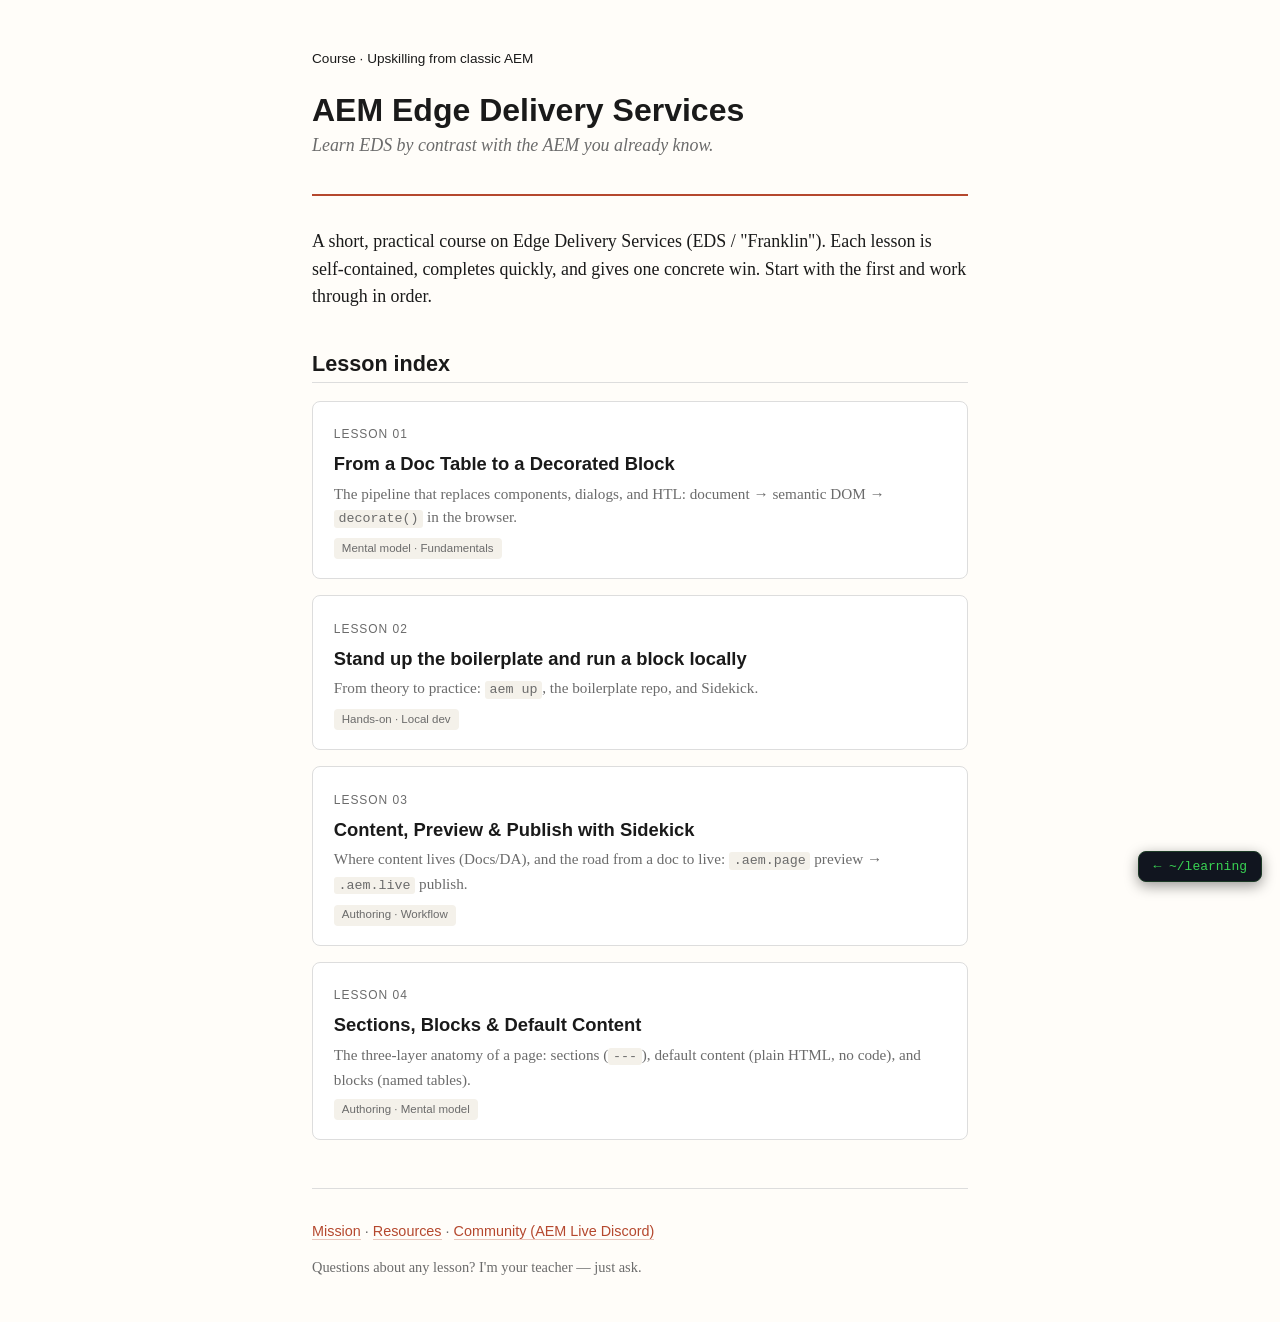
<file: index.html>
<!DOCTYPE html>
<html lang="en">
<head>
  <meta charset="utf-8">
  <meta name="viewport" content="width=device-width, initial-scale=1">
  <title>Learn AEM Edge Delivery Services</title>
  <link rel="stylesheet" href="assets/lesson.css">
  <style>
    /* ponytail: page-local layout, not worth a shared component for one landing page */
    .hero-head { border-bottom: 2px solid var(--accent); padding-bottom: 1rem; margin-bottom: 2rem; }
    .lessons { list-style: none; padding: 0; }
    .lessons li { margin: 0; }
    .card {
      display: block; border: 1px solid var(--rule); border-radius: 8px;
      padding: 1.1rem 1.3rem; margin: 1rem 0; background: #fff;
      border-bottom: 1px solid var(--rule); transition: box-shadow .15s, transform .15s;
    }
    .card:hover { box-shadow: 0 4px 14px rgba(0,0,0,.08); transform: translateY(-2px); }
    .card .num { font-family: sans-serif; font-size: .75rem; letter-spacing: .08em;
      text-transform: uppercase; color: var(--muted); }
    .card .title { font-family: sans-serif; font-weight: 600; font-size: 1.15rem;
      color: var(--ink); margin: .2rem 0; }
    .card .desc { color: var(--muted); font-size: .95rem; margin: 0; }
    .card .tag { display: inline-block; font-family: sans-serif; font-size: .72rem;
      background: var(--code-bg); color: var(--muted); padding: .1rem .5rem;
      border-radius: 4px; margin-top: .5rem; }
    .soon { opacity: .55; }
    .soon:hover { box-shadow: none; transform: none; cursor: default; }
    .links { font-family: sans-serif; font-size: .9rem; }
  </style>
</head>
<body>
  <div class="hero-head">
    <p class="nav">Course · Upskilling from classic AEM</p>
    <h1>AEM Edge Delivery Services</h1>
    <p class="subtitle">Learn EDS by contrast with the AEM you already know.</p>
  </div>

  <p>A short, practical course on Edge Delivery Services (EDS / "Franklin").
  Each lesson is self-contained, completes quickly, and gives one concrete win.
  Start with the first and work through in order.</p>

  <h2>Lesson index</h2>
  <ul class="lessons">
    <li>
      <a class="card" href="lessons/0001-doc-to-block.html">
        <span class="num">Lesson 01</span>
        <div class="title">From a Doc Table to a Decorated Block</div>
        <p class="desc">The pipeline that replaces components, dialogs, and HTL:
          document → semantic DOM → <code>decorate()</code> in the browser.</p>
        <span class="tag">Mental model · Fundamentals</span>
      </a>
    </li>
    <li>
      <a class="card" href="lessons/0002-aem-up-boilerplate.html">
        <span class="num">Lesson 02</span>
        <div class="title">Stand up the boilerplate and run a block locally</div>
        <p class="desc">From theory to practice: <code>aem up</code>, the boilerplate
          repo, and Sidekick.</p>
        <span class="tag">Hands-on · Local dev</span>
      </a>
    </li>
    <li>
      <a class="card" href="lessons/0003-preview-publish-sidekick.html">
        <span class="num">Lesson 03</span>
        <div class="title">Content, Preview &amp; Publish with Sidekick</div>
        <p class="desc">Where content lives (Docs/DA), and the road from a doc to live:
          <code>.aem.page</code> preview → <code>.aem.live</code> publish.</p>
        <span class="tag">Authoring · Workflow</span>
      </a>
    </li>
    <li>
      <a class="card" href="lessons/0004-sections-blocks-default-content.html">
        <span class="num">Lesson 04</span>
        <div class="title">Sections, Blocks &amp; Default Content</div>
        <p class="desc">The three-layer anatomy of a page: sections (<code>---</code>),
          default content (plain HTML, no code), and blocks (named tables).</p>
        <span class="tag">Authoring · Mental model</span>
      </a>
    </li>
  </ul>

  <footer>
    <p class="links">
      <a href="MISSION.md">Mission</a> ·
      <a href="RESOURCES.md">Resources</a> ·
      <a href="https://discord.gg/aem-live">Community (AEM Live Discord)</a>
    </p>
    <p>Questions about any lesson? I'm your teacher — just ask.</p>
  </footer>
<a href="https://rafaelmaldonado.github.io/learning/" title="Volver al hub de aprendizaje" style="position:fixed;bottom:18px;right:18px;z-index:9999;background:#11151f;color:#39d353;border:1px solid #1c3a26;border-radius:8px;padding:8px 14px;font:13px/1 ui-monospace,Consolas,monospace;text-decoration:none;box-shadow:0 4px 14px rgba(0,0,0,.4)">&larr; ~/learning</a>
</body>
</html>
</file>
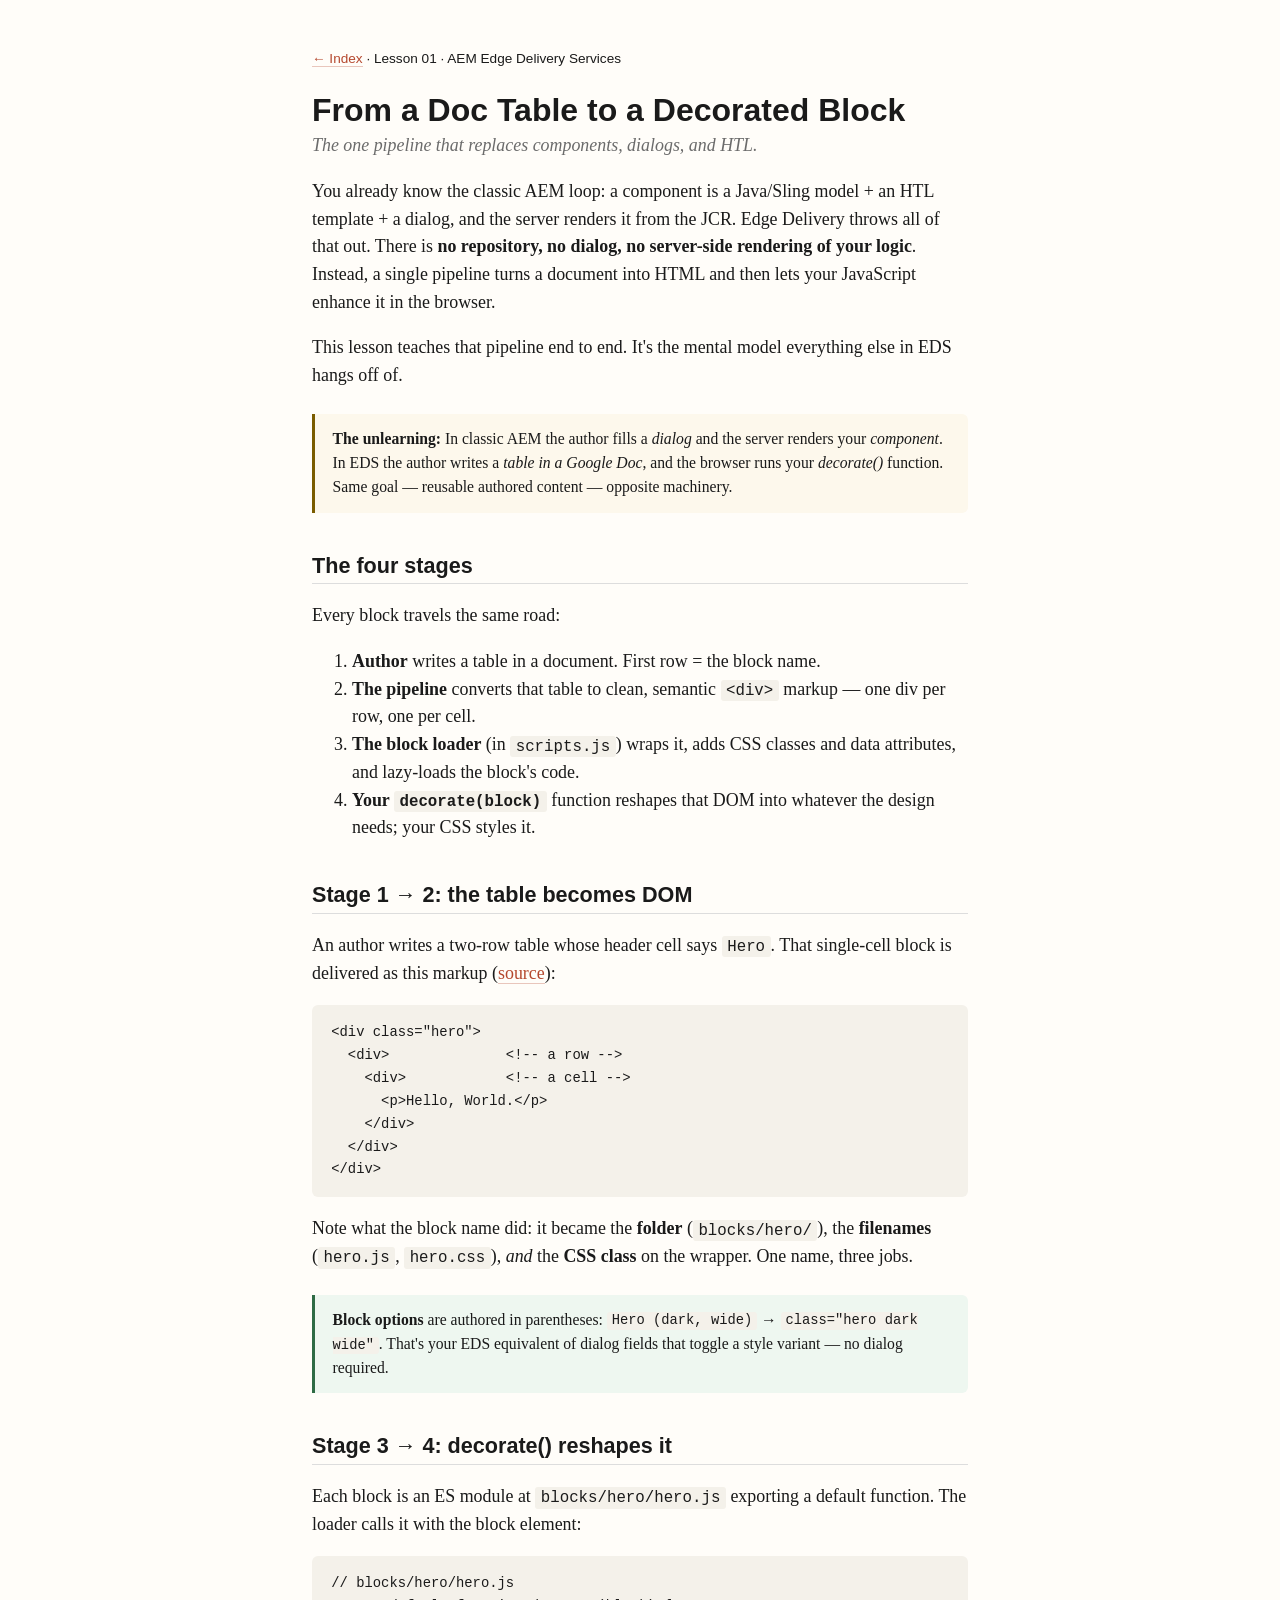
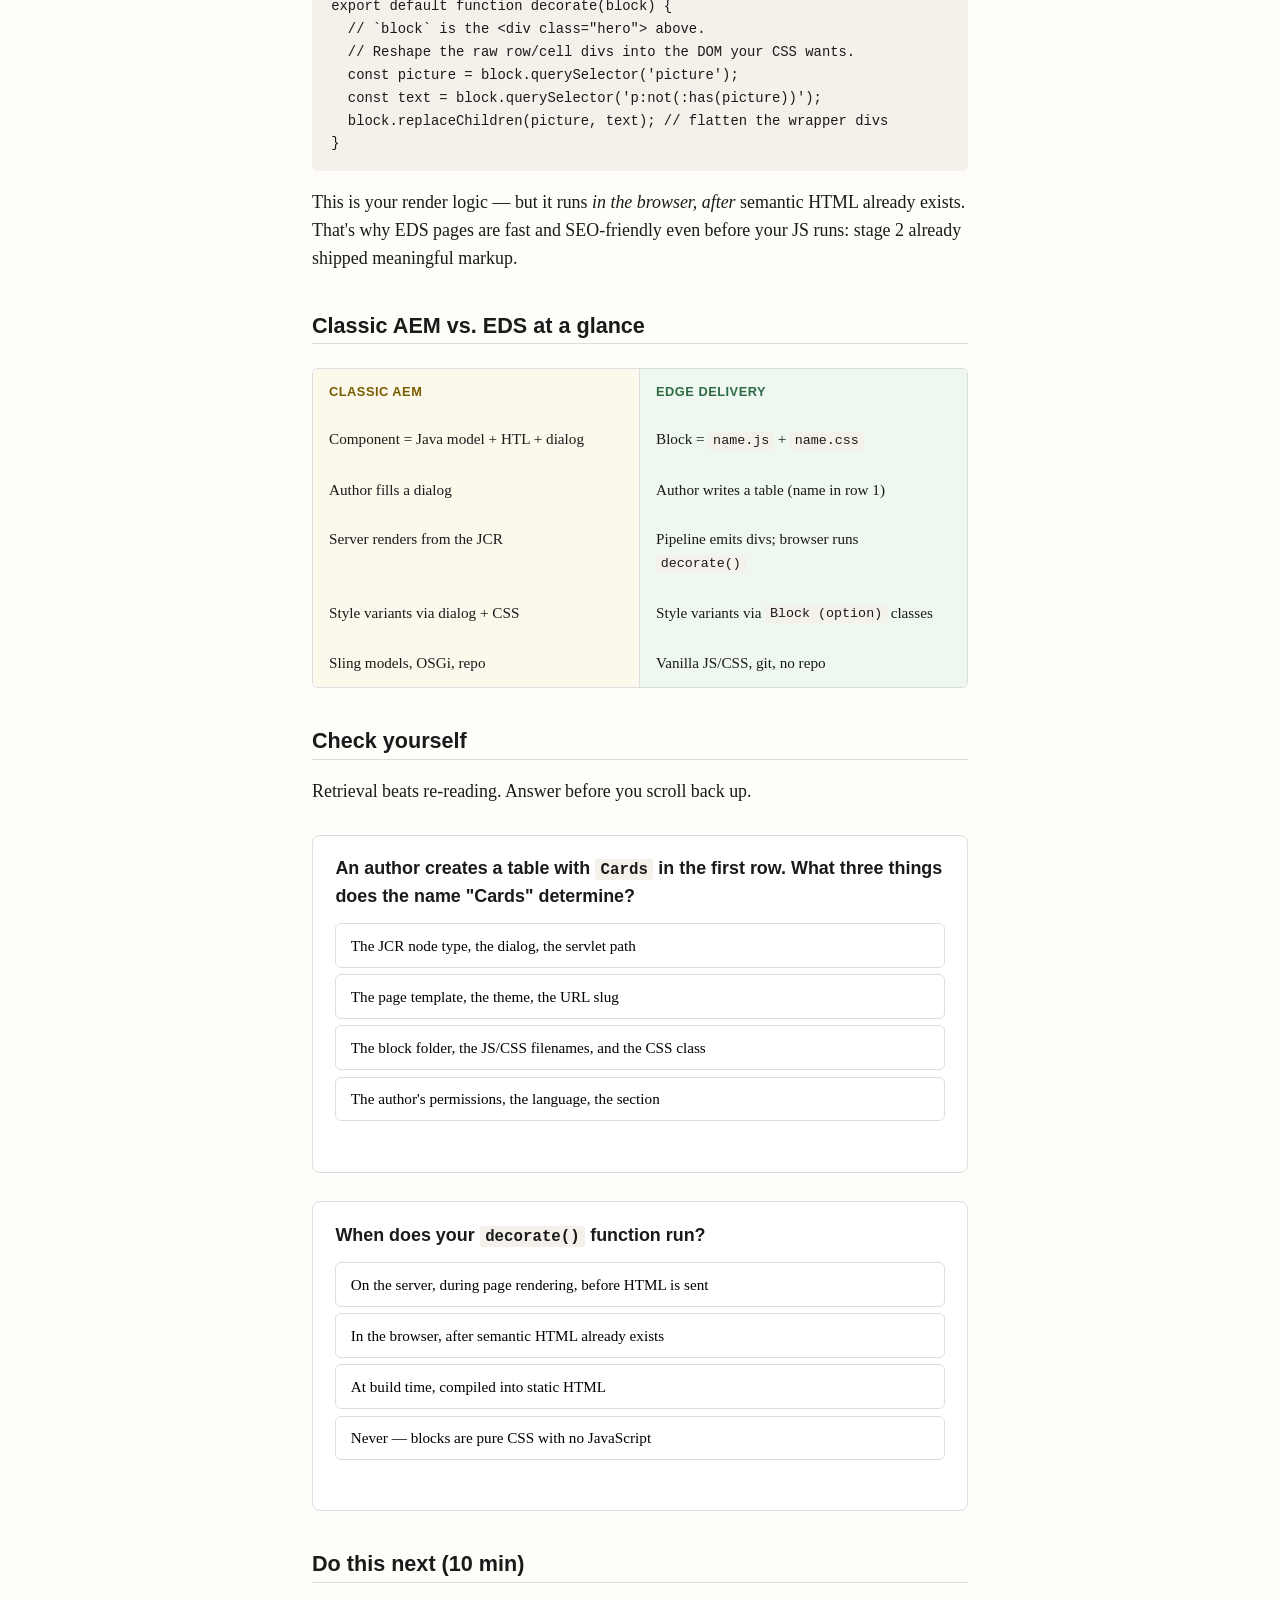
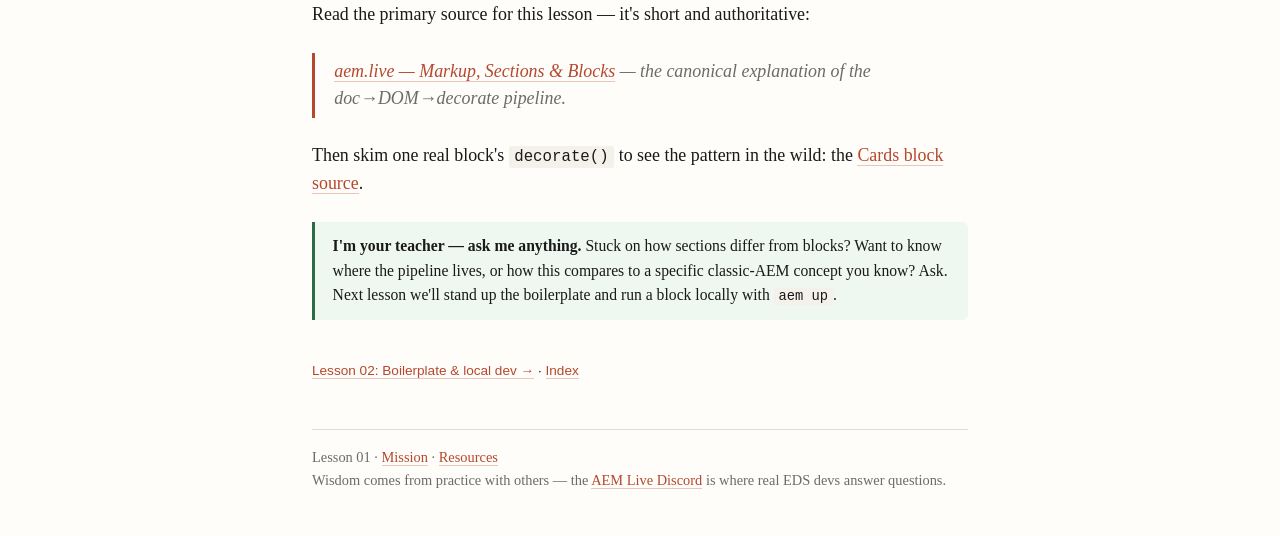
<file: lessons/0001-doc-to-block.html>
<!DOCTYPE html>
<html lang="en">
<head>
  <meta charset="utf-8">
  <meta name="viewport" content="width=device-width, initial-scale=1">
  <title>Lesson 1 — From a Doc Table to a Decorated Block</title>
  <link rel="stylesheet" href="../assets/lesson.css">
</head>
<body>
  <p class="nav"><a href="../index.html">← Index</a> · Lesson 01 · AEM Edge Delivery Services</p>
  <h1>From a Doc Table to a Decorated Block</h1>
  <p class="subtitle">The one pipeline that replaces components, dialogs, and HTL.</p>

  <p>You already know the classic AEM loop: a component is a Java/Sling model + an
  HTL template + a dialog, and the server renders it from the JCR. Edge Delivery
  throws all of that out. There is <strong>no repository, no dialog, no server-side
  rendering of your logic</strong>. Instead, a single pipeline turns a document into
  HTML and then lets your JavaScript enhance it in the browser.</p>

  <p>This lesson teaches that pipeline end to end. It's the mental model everything
  else in EDS hangs off of.</p>

  <div class="aha">
    <strong>The unlearning:</strong> In classic AEM the author fills a <em>dialog</em>
    and the server renders your <em>component</em>. In EDS the author writes a
    <em>table in a Google Doc</em>, and the browser runs your <em>decorate()</em>
    function. Same goal — reusable authored content — opposite machinery.
  </div>

  <h2>The four stages</h2>
  <p>Every block travels the same road:</p>
  <ol>
    <li><strong>Author</strong> writes a table in a document. First row = the block name.</li>
    <li><strong>The pipeline</strong> converts that table to clean, semantic
      <code>&lt;div&gt;</code> markup — one div per row, one per cell.</li>
    <li><strong>The block loader</strong> (in <code>scripts.js</code>) wraps it, adds
      CSS classes and data attributes, and lazy-loads the block's code.</li>
    <li><strong>Your <code>decorate(block)</code></strong> function reshapes that DOM
      into whatever the design needs; your CSS styles it.</li>
  </ol>

  <h2>Stage 1 → 2: the table becomes DOM</h2>
  <p>An author writes a two-row table whose header cell says <code>Hero</code>. That
  single-cell block is delivered as this markup
  (<a href="https://www.aem.live/developer/markup-sections-blocks">source</a>):</p>

<pre><code>&lt;div class="hero"&gt;
  &lt;div&gt;              &lt;!-- a row --&gt;
    &lt;div&gt;            &lt;!-- a cell --&gt;
      &lt;p&gt;Hello, World.&lt;/p&gt;
    &lt;/div&gt;
  &lt;/div&gt;
&lt;/div&gt;</code></pre>

  <p>Note what the block name did: it became the <strong>folder</strong>
  (<code>blocks/hero/</code>), the <strong>filenames</strong>
  (<code>hero.js</code>, <code>hero.css</code>), <em>and</em> the
  <strong>CSS class</strong> on the wrapper. One name, three jobs.</p>

  <div class="note">
    <strong>Block options</strong> are authored in parentheses:
    <code>Hero (dark, wide)</code> → <code>class="hero dark wide"</code>. That's your
    EDS equivalent of dialog fields that toggle a style variant — no dialog required.
  </div>

  <h2>Stage 3 → 4: decorate() reshapes it</h2>
  <p>Each block is an ES module at <code>blocks/hero/hero.js</code> exporting a default
  function. The loader calls it with the block element:</p>

<pre><code>// blocks/hero/hero.js
export default function decorate(block) {
  // `block` is the &lt;div class="hero"&gt; above.
  // Reshape the raw row/cell divs into the DOM your CSS wants.
  const picture = block.querySelector('picture');
  const text = block.querySelector('p:not(:has(picture))');
  block.replaceChildren(picture, text); // flatten the wrapper divs
}</code></pre>

  <p>This is your render logic — but it runs <em>in the browser, after</em> semantic
  HTML already exists. That's why EDS pages are fast and SEO-friendly even before your
  JS runs: stage 2 already shipped meaningful markup.</p>

  <h2>Classic AEM vs. EDS at a glance</h2>
  <div class="contrast">
    <div class="old head">Classic AEM</div>
    <div class="new head">Edge Delivery</div>
    <div class="old">Component = Java model + HTL + dialog</div>
    <div class="new">Block = <code>name.js</code> + <code>name.css</code></div>
    <div class="old">Author fills a dialog</div>
    <div class="new">Author writes a table (name in row 1)</div>
    <div class="old">Server renders from the JCR</div>
    <div class="new">Pipeline emits divs; browser runs <code>decorate()</code></div>
    <div class="old">Style variants via dialog + CSS</div>
    <div class="new">Style variants via <code>Block (option)</code> classes</div>
    <div class="old">Sling models, OSGi, repo</div>
    <div class="new">Vanilla JS/CSS, git, no repo</div>
  </div>

  <h2>Check yourself</h2>
  <p>Retrieval beats re-reading. Answer before you scroll back up.</p>

  <div class="quiz" data-answer="2">
    <div class="q">An author creates a table with <code>Cards</code> in the first row.
      What three things does the name "Cards" determine?</div>
    <button class="opt">The JCR node type, the dialog, the servlet path</button>
    <button class="opt">The page template, the theme, the URL slug</button>
    <button class="opt">The block folder, the JS/CSS filenames, and the CSS class</button>
    <button class="opt">The author's permissions, the language, the section</button>
    <div class="feedback"
      data-correct="Exactly — one name, three jobs. That's the naming convention that wires a block together."
      data-wrong="Re-read 'Stage 1 → 2'. The block name maps to folder, filenames, and the wrapper CSS class."></div>
  </div>

  <div class="quiz" data-answer="1">
    <div class="q">When does your <code>decorate()</code> function run?</div>
    <button class="opt">On the server, during page rendering, before HTML is sent</button>
    <button class="opt">In the browser, after semantic HTML already exists</button>
    <button class="opt">At build time, compiled into static HTML</button>
    <button class="opt">Never — blocks are pure CSS with no JavaScript</button>
    <div class="feedback"
      data-correct="Right. Stage 2 ships semantic markup; your JS enhances it client-side. That split is why EDS is fast and SEO-friendly."
      data-wrong="Re-read 'Stage 3 → 4'. decorate() runs client-side, after the pipeline has already delivered semantic divs."></div>
  </div>

  <h2>Do this next (10 min)</h2>
  <p>Read the primary source for this lesson — it's short and authoritative:</p>
  <blockquote>
    <a href="https://www.aem.live/developer/markup-sections-blocks">aem.live — Markup, Sections &amp; Blocks</a>
    — the canonical explanation of the doc→DOM→decorate pipeline.
  </blockquote>
  <p>Then skim one real block's <code>decorate()</code> to see the pattern in the wild:
  the <a href="https://github.com/adobe/aem-block-collection/tree/main/blocks/cards">Cards block source</a>.</p>

  <div class="note">
    <strong>I'm your teacher — ask me anything.</strong> Stuck on how sections differ
    from blocks? Want to know where the pipeline lives, or how this compares to a
    specific classic-AEM concept you know? Ask. Next lesson we'll stand up the
    boilerplate and run a block locally with <code>aem up</code>.
  </div>

  <p class="nav" style="margin-top:2.5rem">
    <a href="0002-aem-up-boilerplate.html">Lesson 02: Boilerplate &amp; local dev →</a>
    · <a href="../index.html">Index</a>
  </p>

  <footer>
    Lesson 01 · <a href="../MISSION.md">Mission</a> ·
    <a href="../RESOURCES.md">Resources</a><br>
    Wisdom comes from practice with others — the
    <a href="https://discord.gg/aem-live">AEM Live Discord</a> is where real EDS
    devs answer questions.
  </footer>
  <script src="../assets/quiz.js"></script>
</body>
</html>
</file>
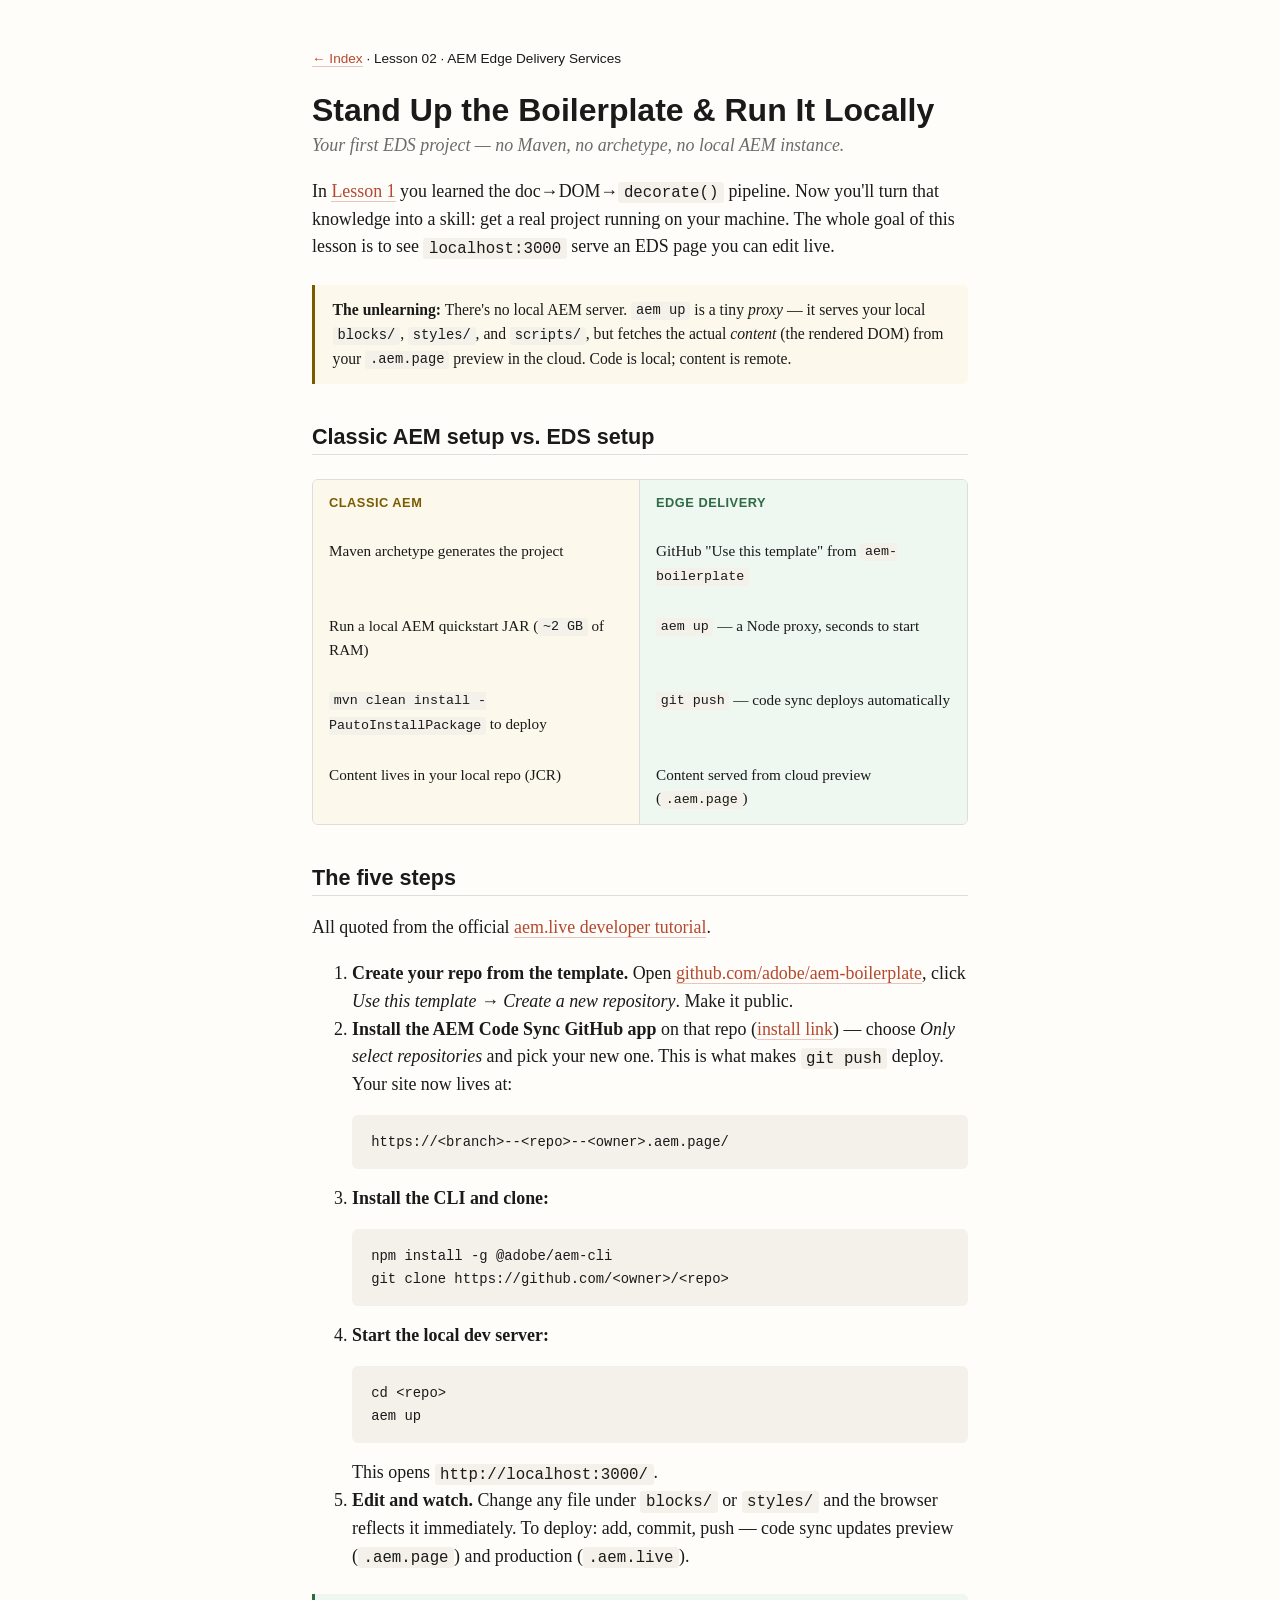
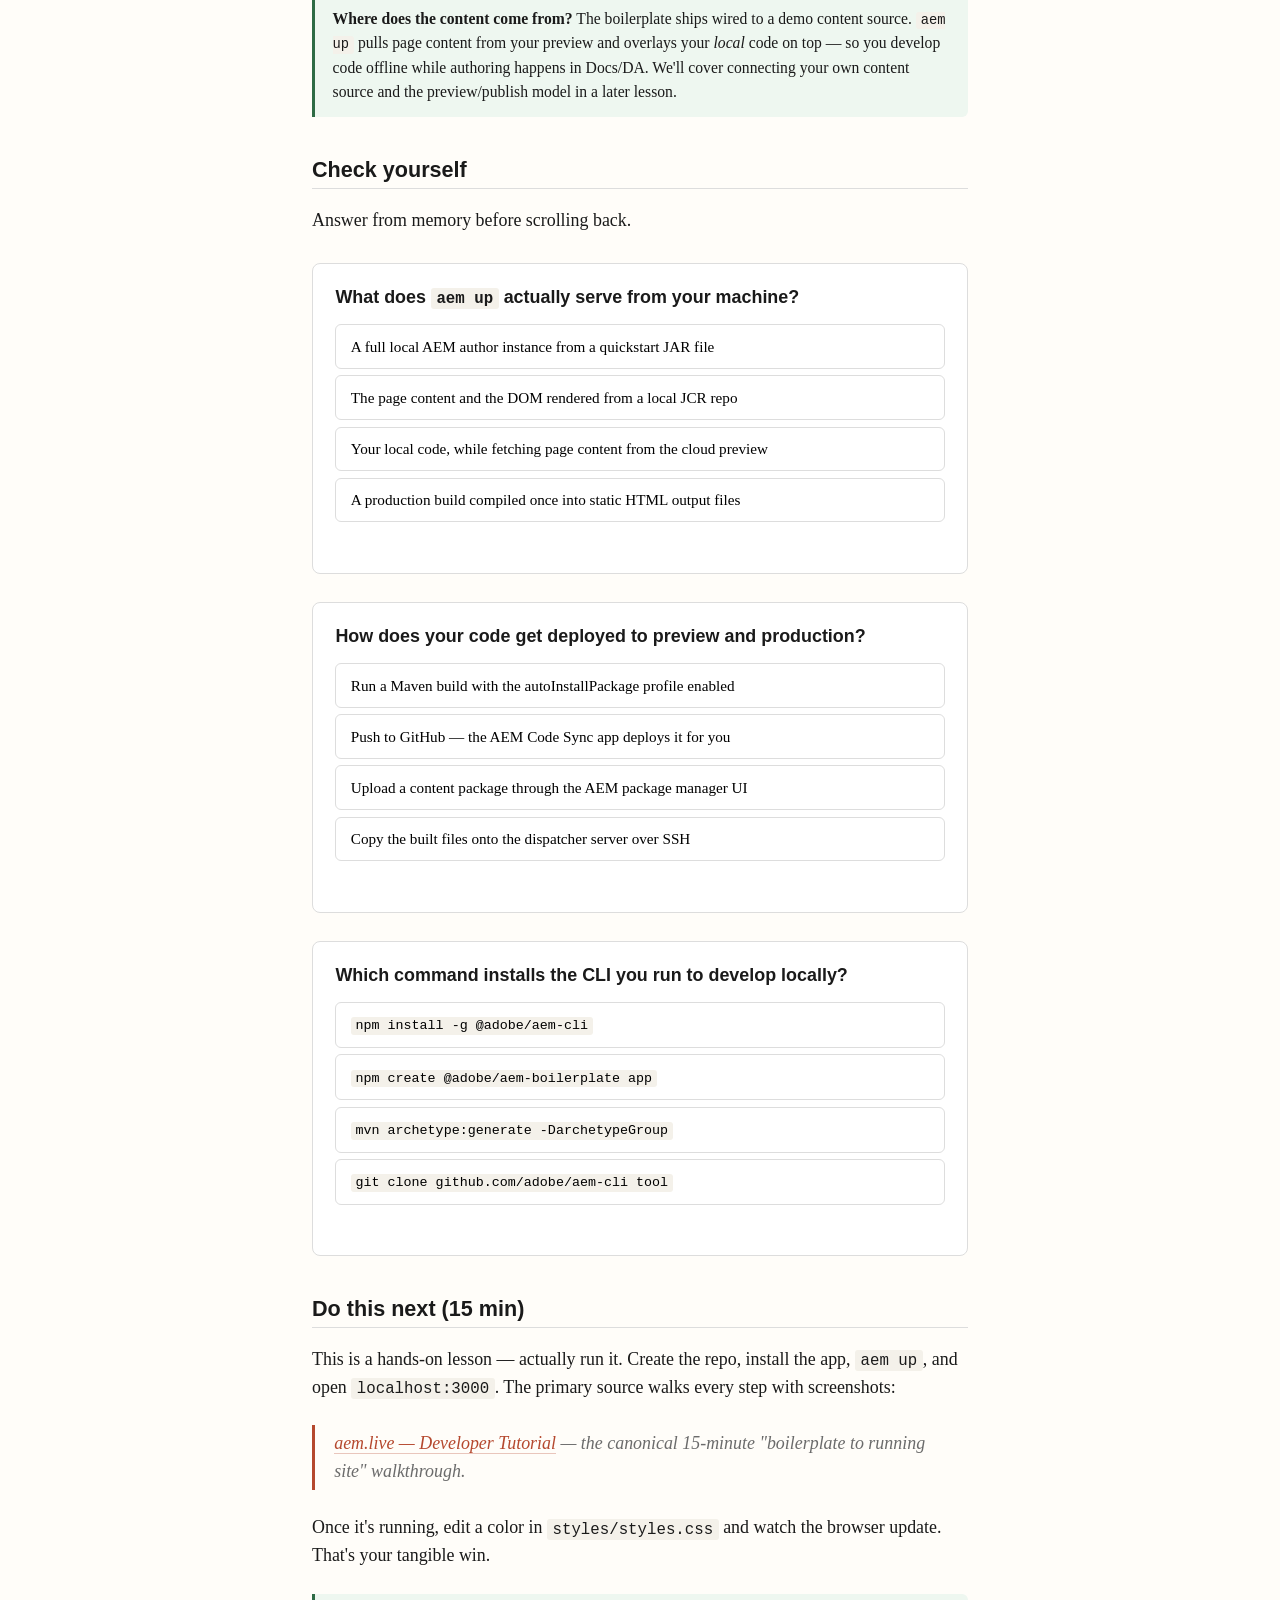
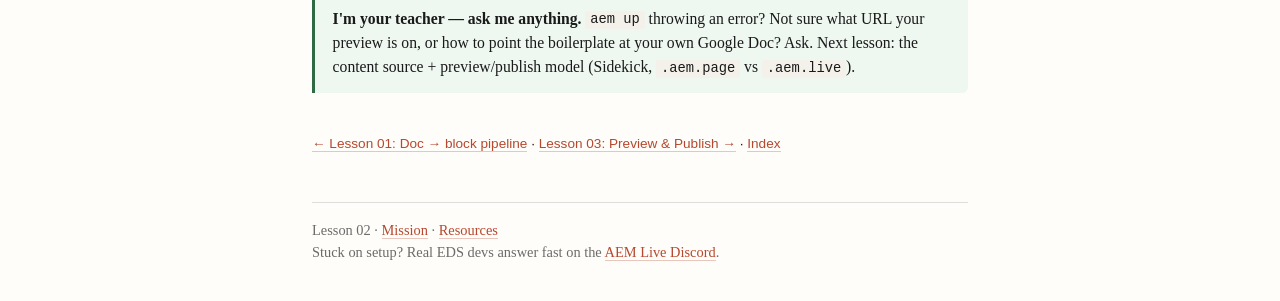
<file: lessons/0002-aem-up-boilerplate.html>
<!DOCTYPE html>
<html lang="en">
<head>
  <meta charset="utf-8">
  <meta name="viewport" content="width=device-width, initial-scale=1">
  <title>Lesson 2 — Stand Up the Boilerplate & Run It Locally</title>
  <link rel="stylesheet" href="../assets/lesson.css">
</head>
<body>
  <p class="nav"><a href="../index.html">← Index</a> · Lesson 02 · AEM Edge Delivery Services</p>
  <h1>Stand Up the Boilerplate &amp; Run It Locally</h1>
  <p class="subtitle">Your first EDS project — no Maven, no archetype, no local AEM instance.</p>

  <p>In <a href="0001-doc-to-block.html">Lesson 1</a> you learned the doc→DOM→<code>decorate()</code>
  pipeline. Now you'll turn that knowledge into a skill: get a real project running on
  your machine. The whole goal of this lesson is to see <code>localhost:3000</code>
  serve an EDS page you can edit live.</p>

  <div class="aha">
    <strong>The unlearning:</strong> There's no local AEM server. <code>aem up</code>
    is a tiny <em>proxy</em> — it serves your local <code>blocks/</code>, <code>styles/</code>,
    and <code>scripts/</code>, but fetches the actual <em>content</em> (the rendered DOM)
    from your <code>.aem.page</code> preview in the cloud. Code is local; content is remote.
  </div>

  <h2>Classic AEM setup vs. EDS setup</h2>
  <div class="contrast">
    <div class="old head">Classic AEM</div>
    <div class="new head">Edge Delivery</div>
    <div class="old">Maven archetype generates the project</div>
    <div class="new">GitHub "Use this template" from <code>aem-boilerplate</code></div>
    <div class="old">Run a local AEM quickstart JAR (<code>~2 GB</code> of RAM)</div>
    <div class="new"><code>aem up</code> — a Node proxy, seconds to start</div>
    <div class="old"><code>mvn clean install -PautoInstallPackage</code> to deploy</div>
    <div class="new"><code>git push</code> — code sync deploys automatically</div>
    <div class="old">Content lives in your local repo (JCR)</div>
    <div class="new">Content served from cloud preview (<code>.aem.page</code>)</div>
  </div>

  <h2>The five steps</h2>
  <p>All quoted from the official
  <a href="https://www.aem.live/developer/tutorial">aem.live developer tutorial</a>.</p>

  <ol>
    <li><strong>Create your repo from the template.</strong> Open
      <a href="https://github.com/adobe/aem-boilerplate">github.com/adobe/aem-boilerplate</a>,
      click <em>Use this template → Create a new repository</em>. Make it public.</li>

    <li><strong>Install the AEM Code Sync GitHub app</strong> on that repo
      (<a href="https://github.com/apps/aem-code-sync/installations/new">install link</a>) —
      choose <em>Only select repositories</em> and pick your new one. This is what makes
      <code>git push</code> deploy. Your site now lives at:
<pre><code>https://&lt;branch&gt;--&lt;repo&gt;--&lt;owner&gt;.aem.page/</code></pre></li>

    <li><strong>Install the CLI and clone:</strong>
<pre><code>npm install -g @adobe/aem-cli
git clone https://github.com/&lt;owner&gt;/&lt;repo&gt;</code></pre></li>

    <li><strong>Start the local dev server:</strong>
<pre><code>cd &lt;repo&gt;
aem up</code></pre>
      This opens <code>http://localhost:3000/</code>.</li>

    <li><strong>Edit and watch.</strong> Change any file under <code>blocks/</code> or
      <code>styles/</code> and the browser reflects it immediately. To deploy: add,
      commit, push — code sync updates preview (<code>.aem.page</code>) and production
      (<code>.aem.live</code>).</li>
  </ol>

  <div class="note">
    <strong>Where does the content come from?</strong> The boilerplate ships wired to a
    demo content source. <code>aem up</code> pulls page content from your preview and
    overlays your <em>local</em> code on top — so you develop code offline while authoring
    happens in Docs/DA. We'll cover connecting your own content source and the
    preview/publish model in a later lesson.
  </div>

  <h2>Check yourself</h2>
  <p>Answer from memory before scrolling back.</p>

  <div class="quiz" data-answer="2">
    <div class="q">What does <code>aem up</code> actually serve from your machine?</div>
    <button class="opt">A full local AEM author instance from a quickstart JAR file</button>
    <button class="opt">The page content and the DOM rendered from a local JCR repo</button>
    <button class="opt">Your local code, while fetching page content from the cloud preview</button>
    <button class="opt">A production build compiled once into static HTML output files</button>
    <div class="feedback"
      data-correct="Right — it's a proxy: local code (blocks/styles/scripts) over remote content from .aem.page."
      data-wrong="Re-read the 'unlearning' box. aem up serves local code but fetches content from your .aem.page preview."></div>
  </div>

  <div class="quiz" data-answer="1">
    <div class="q">How does your code get deployed to preview and production?</div>
    <button class="opt">Run a Maven build with the autoInstallPackage profile enabled</button>
    <button class="opt">Push to GitHub — the AEM Code Sync app deploys it for you</button>
    <button class="opt">Upload a content package through the AEM package manager UI</button>
    <button class="opt">Copy the built files onto the dispatcher server over SSH</button>
    <div class="feedback"
      data-correct="Exactly — the Code Sync app watches your repo; git push is the deploy step."
      data-wrong="Re-read step 2 and step 5. The Code Sync GitHub app turns git push into a deploy."></div>
  </div>

  <div class="quiz" data-answer="0">
    <div class="q">Which command installs the CLI you run to develop locally?</div>
    <button class="opt"><code>npm install -g @adobe/aem-cli</code></button>
    <button class="opt"><code>npm create @adobe/aem-boilerplate app</code></button>
    <button class="opt"><code>mvn archetype:generate -DarchetypeGroup</code></button>
    <button class="opt"><code>git clone github.com/adobe/aem-cli tool</code></button>
    <div class="feedback"
      data-correct="Correct — one global npm install, then aem up inside the repo."
      data-wrong="Re-read step 3. The CLI is a global npm package: npm install -g @adobe/aem-cli."></div>
  </div>

  <h2>Do this next (15 min)</h2>
  <p>This is a hands-on lesson — actually run it. Create the repo, install the app,
  <code>aem up</code>, and open <code>localhost:3000</code>. The primary source walks
  every step with screenshots:</p>
  <blockquote>
    <a href="https://www.aem.live/developer/tutorial">aem.live — Developer Tutorial</a>
    — the canonical 15-minute "boilerplate to running site" walkthrough.
  </blockquote>
  <p>Once it's running, edit a color in <code>styles/styles.css</code> and watch the
  browser update. That's your tangible win.</p>

  <div class="note">
    <strong>I'm your teacher — ask me anything.</strong> <code>aem up</code> throwing an
    error? Not sure what URL your preview is on, or how to point the boilerplate at your
    own Google Doc? Ask. Next lesson: the content source + preview/publish model
    (Sidekick, <code>.aem.page</code> vs <code>.aem.live</code>).
  </div>

  <p class="nav" style="margin-top:2.5rem">
    <a href="0001-doc-to-block.html">← Lesson 01: Doc → block pipeline</a>
    · <a href="0003-preview-publish-sidekick.html">Lesson 03: Preview &amp; Publish →</a>
    · <a href="../index.html">Index</a>
  </p>

  <footer>
    Lesson 02 · <a href="../MISSION.md">Mission</a> ·
    <a href="../RESOURCES.md">Resources</a><br>
    Stuck on setup? Real EDS devs answer fast on the
    <a href="https://discord.gg/aem-live">AEM Live Discord</a>.
  </footer>
  <script src="../assets/quiz.js"></script>
</body>
</html>
</file>
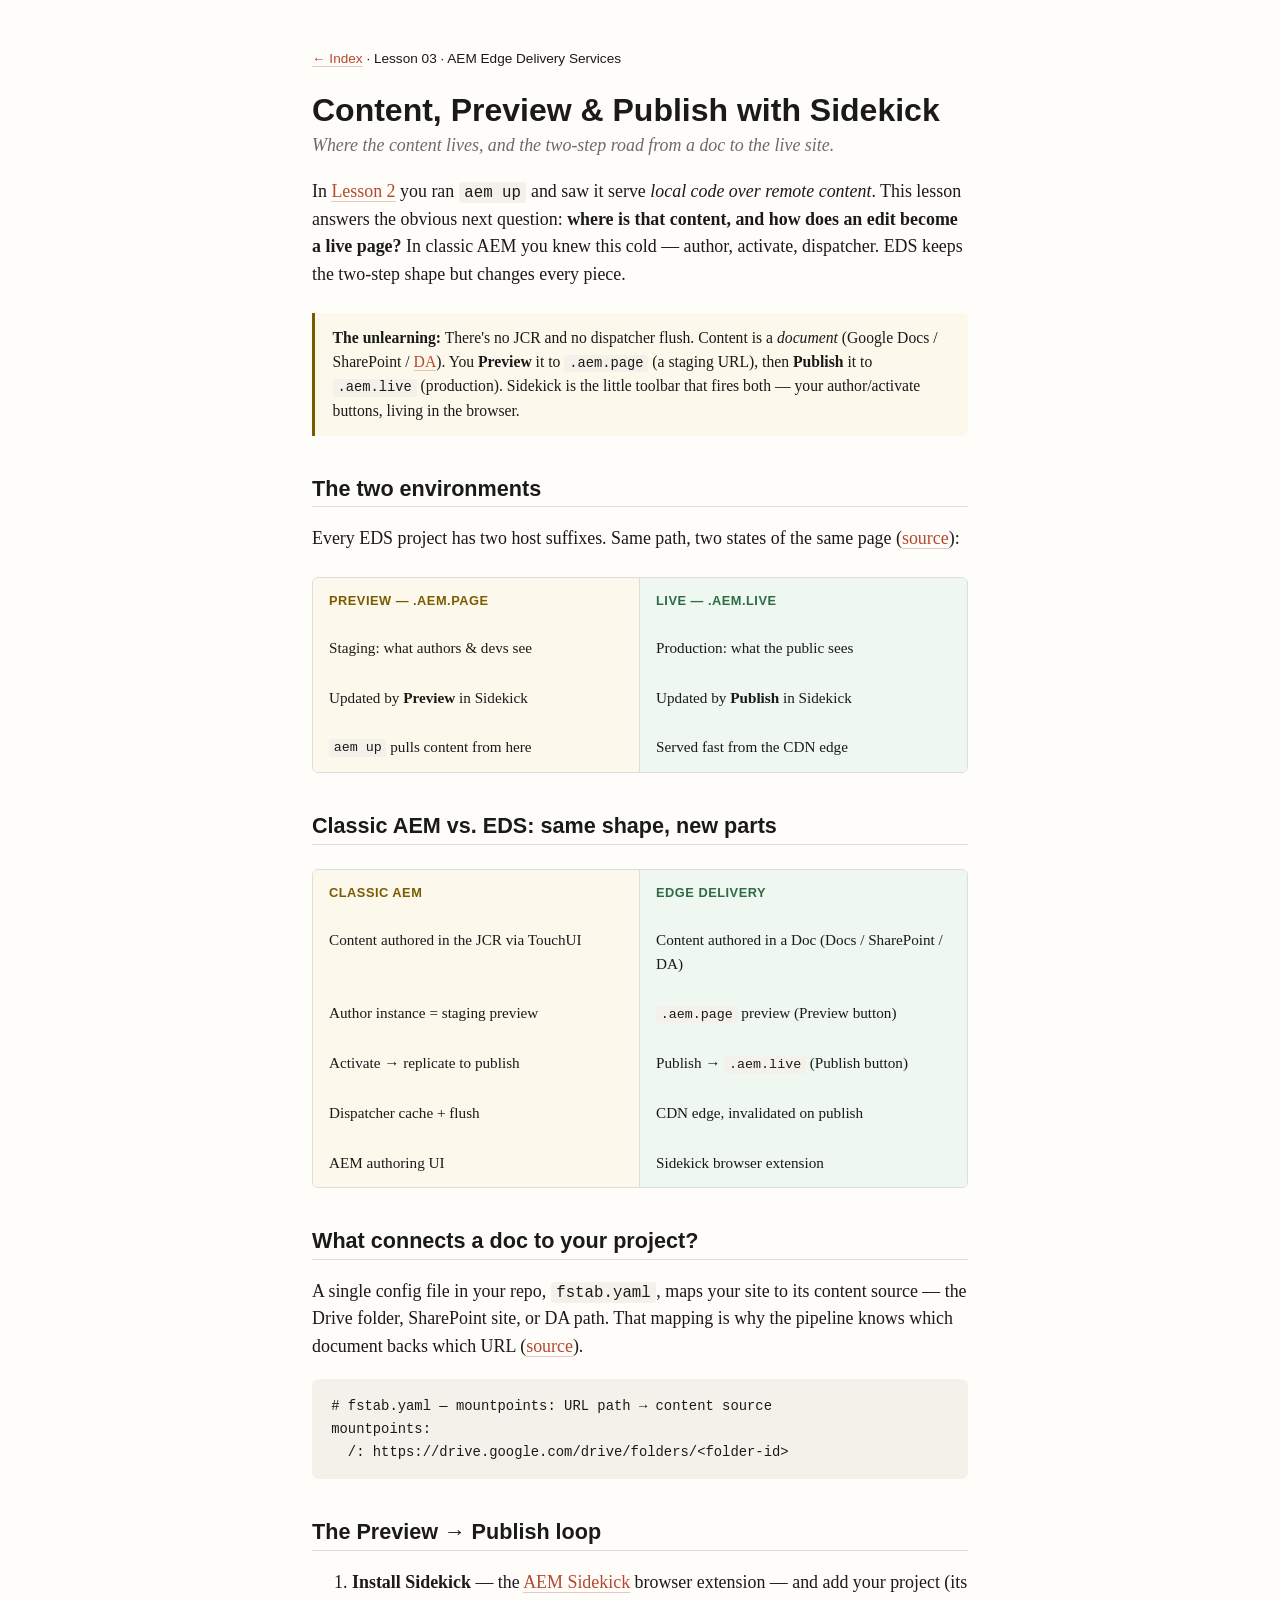
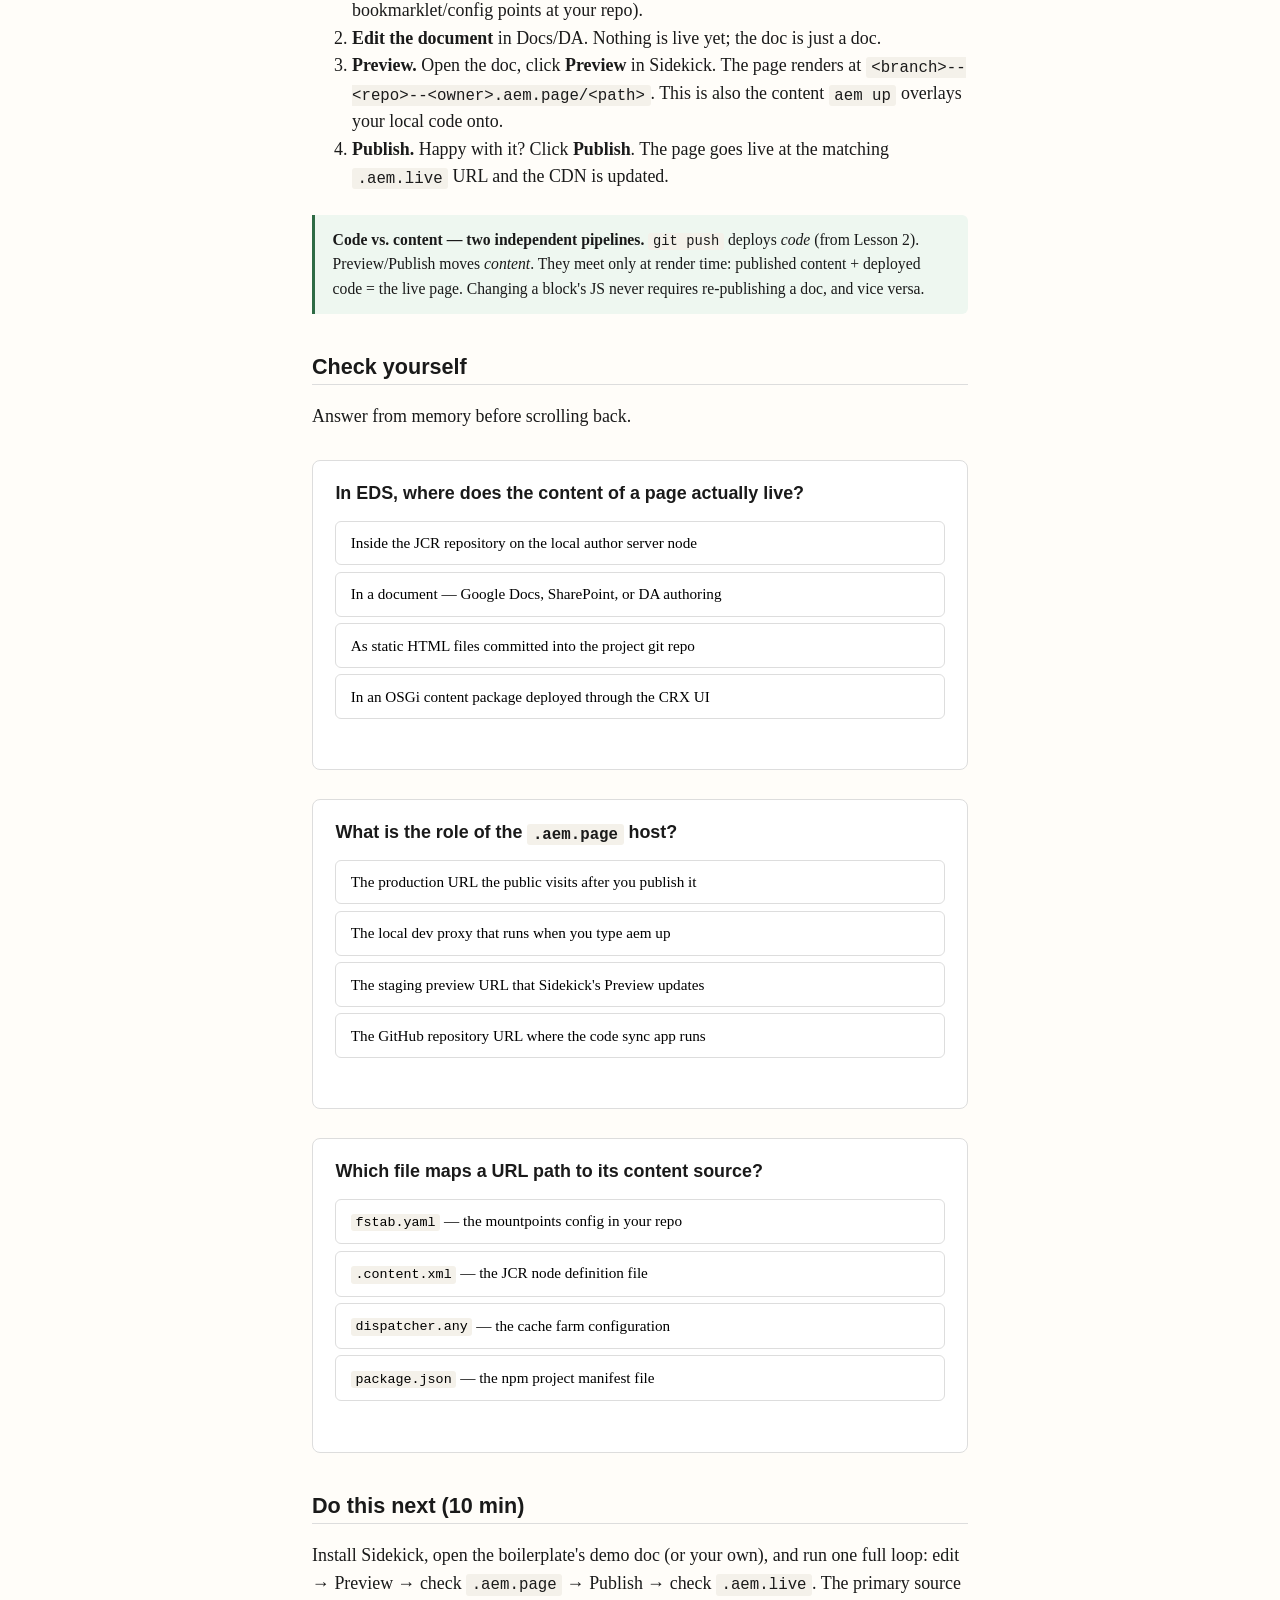
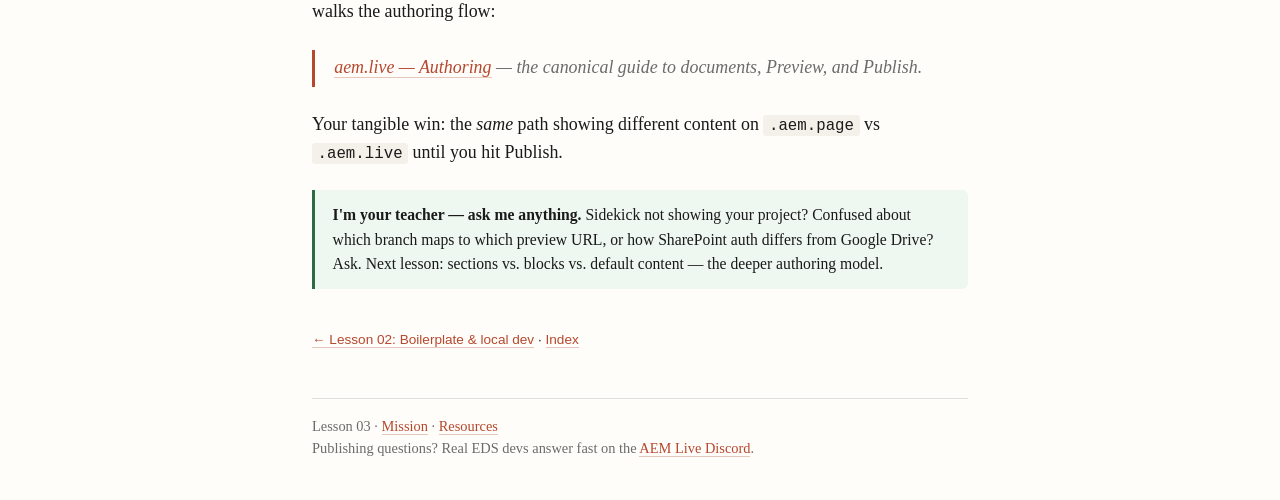
<file: lessons/0003-preview-publish-sidekick.html>
<!DOCTYPE html>
<html lang="en">
<head>
  <meta charset="utf-8">
  <meta name="viewport" content="width=device-width, initial-scale=1">
  <title>Lesson 3 — Content, Preview &amp; Publish with Sidekick</title>
  <link rel="stylesheet" href="../assets/lesson.css">
</head>
<body>
  <p class="nav"><a href="../index.html">← Index</a> · Lesson 03 · AEM Edge Delivery Services</p>
  <h1>Content, Preview &amp; Publish with Sidekick</h1>
  <p class="subtitle">Where the content lives, and the two-step road from a doc to the live site.</p>

  <p>In <a href="0002-aem-up-boilerplate.html">Lesson 2</a> you ran <code>aem up</code> and saw
  it serve <em>local code over remote content</em>. This lesson answers the obvious next
  question: <strong>where is that content, and how does an edit become a live page?</strong>
  In classic AEM you knew this cold — author, activate, dispatcher. EDS keeps the two-step
  shape but changes every piece.</p>

  <div class="aha">
    <strong>The unlearning:</strong> There's no JCR and no dispatcher flush. Content is a
    <em>document</em> (Google Docs / SharePoint / <a href="https://da.live">DA</a>). You
    <strong>Preview</strong> it to <code>.aem.page</code> (a staging URL), then
    <strong>Publish</strong> it to <code>.aem.live</code> (production). Sidekick is the
    little toolbar that fires both — your author/activate buttons, living in the browser.
  </div>

  <h2>The two environments</h2>
  <p>Every EDS project has two host suffixes. Same path, two states of the same page
  (<a href="https://www.aem.live/docs/authoring">source</a>):</p>
  <div class="contrast">
    <div class="old head">Preview — .aem.page</div>
    <div class="new head">Live — .aem.live</div>
    <div class="old">Staging: what authors &amp; devs see</div>
    <div class="new">Production: what the public sees</div>
    <div class="old">Updated by <strong>Preview</strong> in Sidekick</div>
    <div class="new">Updated by <strong>Publish</strong> in Sidekick</div>
    <div class="old"><code>aem up</code> pulls content from here</div>
    <div class="new">Served fast from the CDN edge</div>
  </div>

  <h2>Classic AEM vs. EDS: same shape, new parts</h2>
  <div class="contrast">
    <div class="old head">Classic AEM</div>
    <div class="new head">Edge Delivery</div>
    <div class="old">Content authored in the JCR via TouchUI</div>
    <div class="new">Content authored in a Doc (Docs / SharePoint / DA)</div>
    <div class="old">Author instance = staging preview</div>
    <div class="new"><code>.aem.page</code> preview (Preview button)</div>
    <div class="old">Activate → replicate to publish</div>
    <div class="new">Publish → <code>.aem.live</code> (Publish button)</div>
    <div class="old">Dispatcher cache + flush</div>
    <div class="new">CDN edge, invalidated on publish</div>
    <div class="old">AEM authoring UI</div>
    <div class="new">Sidekick browser extension</div>
  </div>

  <h2>What connects a doc to your project?</h2>
  <p>A single config file in your repo, <code>fstab.yaml</code>, maps your site to its
  content source — the Drive folder, SharePoint site, or DA path. That mapping is why
  the pipeline knows which document backs which URL
  (<a href="https://www.aem.live/developer/tutorial">source</a>).</p>
<pre><code># fstab.yaml — mountpoints: URL path → content source
mountpoints:
  /: https://drive.google.com/drive/folders/&lt;folder-id&gt;</code></pre>

  <h2>The Preview → Publish loop</h2>
  <ol>
    <li><strong>Install Sidekick</strong> — the
      <a href="https://www.aem.live/tools/sidekick/">AEM Sidekick</a> browser extension —
      and add your project (its bookmarklet/config points at your repo).</li>
    <li><strong>Edit the document</strong> in Docs/DA. Nothing is live yet; the doc is
      just a doc.</li>
    <li><strong>Preview.</strong> Open the doc, click <strong>Preview</strong> in Sidekick.
      The page renders at <code>&lt;branch&gt;--&lt;repo&gt;--&lt;owner&gt;.aem.page/&lt;path&gt;</code>.
      This is also the content <code>aem up</code> overlays your local code onto.</li>
    <li><strong>Publish.</strong> Happy with it? Click <strong>Publish</strong>. The page
      goes live at the matching <code>.aem.live</code> URL and the CDN is updated.</li>
  </ol>

  <div class="note">
    <strong>Code vs. content — two independent pipelines.</strong> <code>git push</code>
    deploys <em>code</em> (from Lesson 2). Preview/Publish moves <em>content</em>. They
    meet only at render time: published content + deployed code = the live page. Changing
    a block's JS never requires re-publishing a doc, and vice versa.
  </div>

  <h2>Check yourself</h2>
  <p>Answer from memory before scrolling back.</p>

  <div class="quiz" data-answer="1">
    <div class="q">In EDS, where does the content of a page actually live?</div>
    <button class="opt">Inside the JCR repository on the local author server node</button>
    <button class="opt">In a document — Google Docs, SharePoint, or DA authoring</button>
    <button class="opt">As static HTML files committed into the project git repo</button>
    <button class="opt">In an OSGi content package deployed through the CRX UI</button>
    <div class="feedback"
      data-correct="Right — content is a document. fstab.yaml maps that source to your site's URLs."
      data-wrong="Re-read the 'unlearning' box. Content is a doc (Docs/SharePoint/DA), not the JCR."></div>
  </div>

  <div class="quiz" data-answer="2">
    <div class="q">What is the role of the <code>.aem.page</code> host?</div>
    <button class="opt">The production URL the public visits after you publish it</button>
    <button class="opt">The local dev proxy that runs when you type aem up</button>
    <button class="opt">The staging preview URL that Sidekick's Preview updates</button>
    <button class="opt">The GitHub repository URL where the code sync app runs</button>
    <div class="feedback"
      data-correct="Exactly — .aem.page is preview/staging; .aem.live is production. Preview and Publish are the two Sidekick buttons."
      data-wrong="Re-read 'The two environments'. .aem.page is the preview/staging host; .aem.live is production."></div>
  </div>

  <div class="quiz" data-answer="0">
    <div class="q">Which file maps a URL path to its content source?</div>
    <button class="opt"><code>fstab.yaml</code> — the mountpoints config in your repo</button>
    <button class="opt"><code>.content.xml</code> — the JCR node definition file</button>
    <button class="opt"><code>dispatcher.any</code> — the cache farm configuration</button>
    <button class="opt"><code>package.json</code> — the npm project manifest file</button>
    <div class="feedback"
      data-correct="Correct — fstab.yaml mountpoints tie each path to its Drive/SharePoint/DA source."
      data-wrong="Re-read 'What connects a doc to your project?'. It's fstab.yaml and its mountpoints."></div>
  </div>

  <h2>Do this next (10 min)</h2>
  <p>Install Sidekick, open the boilerplate's demo doc (or your own), and run one full
  loop: edit → Preview → check <code>.aem.page</code> → Publish → check <code>.aem.live</code>.
  The primary source walks the authoring flow:</p>
  <blockquote>
    <a href="https://www.aem.live/docs/authoring">aem.live — Authoring</a>
    — the canonical guide to documents, Preview, and Publish.
  </blockquote>
  <p>Your tangible win: the <em>same</em> path showing different content on
  <code>.aem.page</code> vs <code>.aem.live</code> until you hit Publish.</p>

  <div class="note">
    <strong>I'm your teacher — ask me anything.</strong> Sidekick not showing your project?
    Confused about which branch maps to which preview URL, or how SharePoint auth differs
    from Google Drive? Ask. Next lesson: sections vs. blocks vs. default content — the
    deeper authoring model.
  </div>

  <p class="nav" style="margin-top:2.5rem">
    <a href="0002-aem-up-boilerplate.html">← Lesson 02: Boilerplate &amp; local dev</a>
    · <a href="../index.html">Index</a>
  </p>

  <footer>
    Lesson 03 · <a href="../MISSION.md">Mission</a> ·
    <a href="../RESOURCES.md">Resources</a><br>
    Publishing questions? Real EDS devs answer fast on the
    <a href="https://discord.gg/aem-live">AEM Live Discord</a>.
  </footer>
  <script src="../assets/quiz.js"></script>
</body>
</html>
</file>
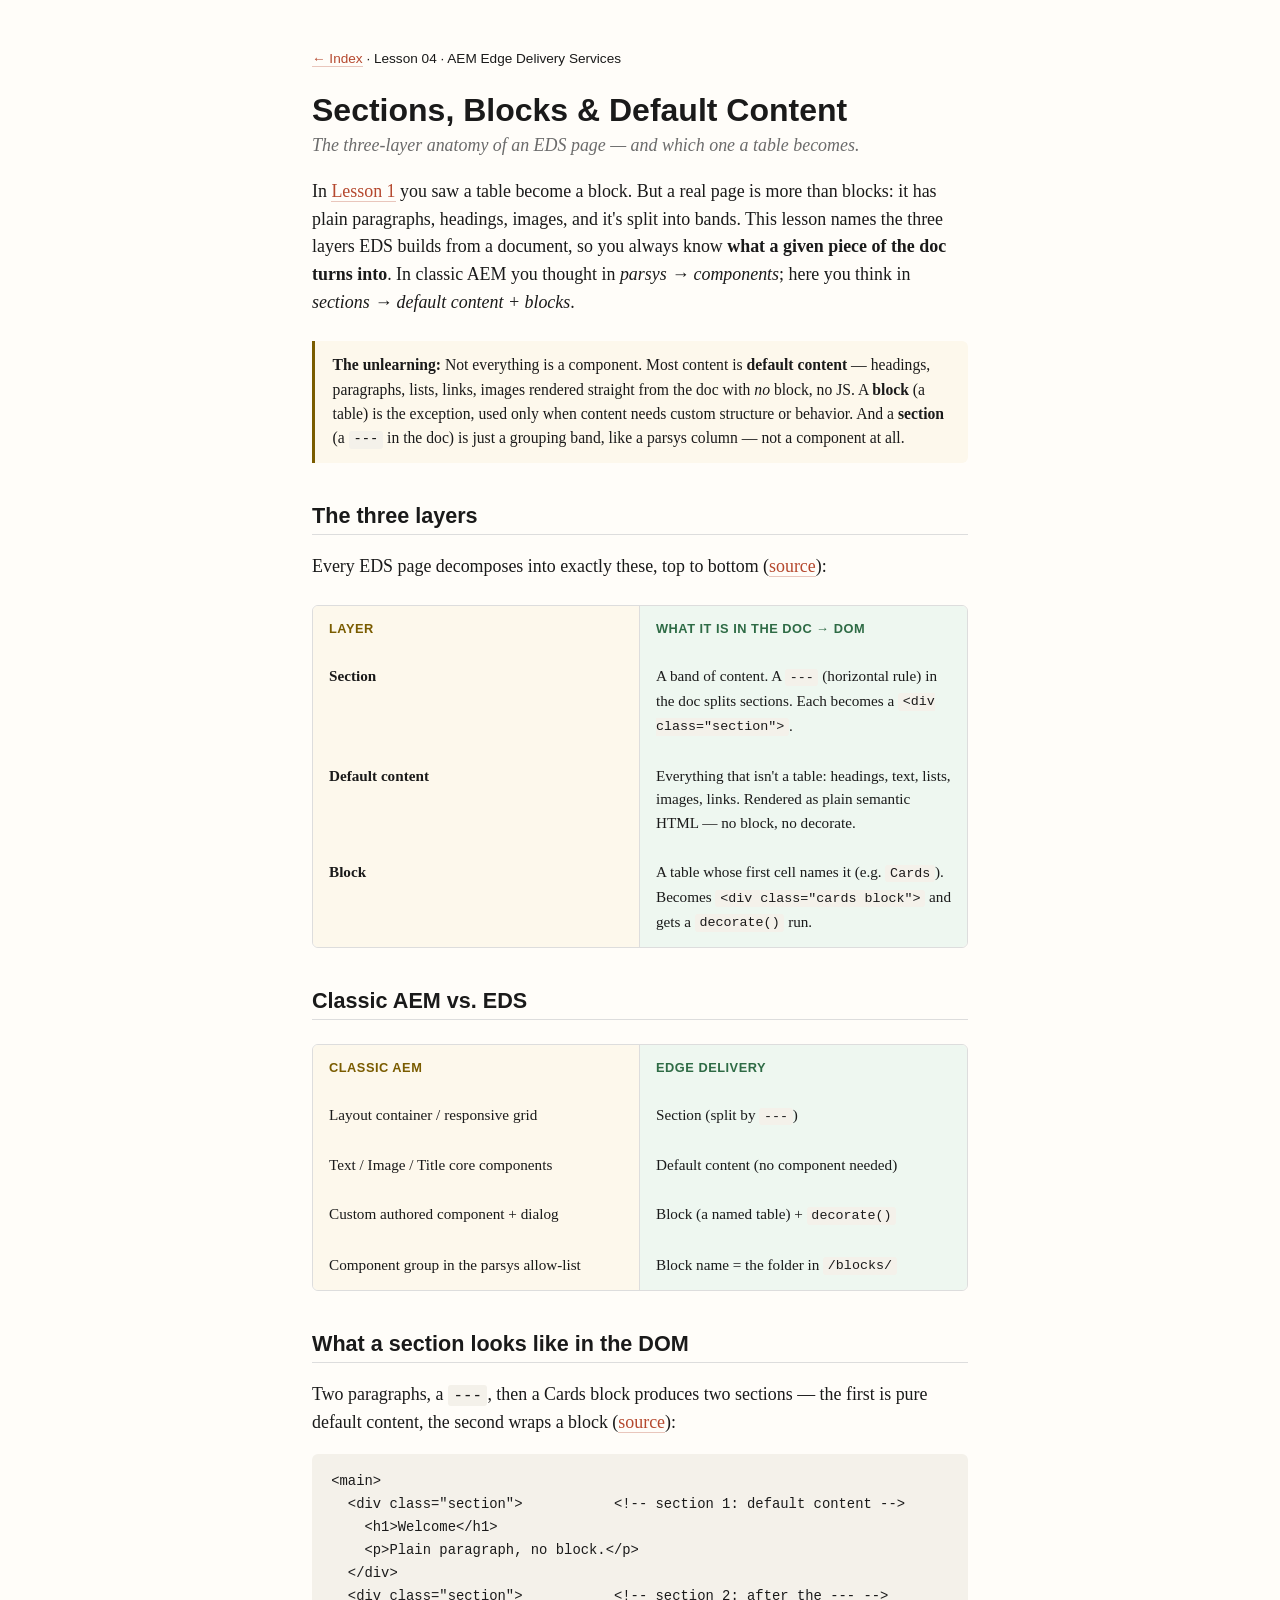
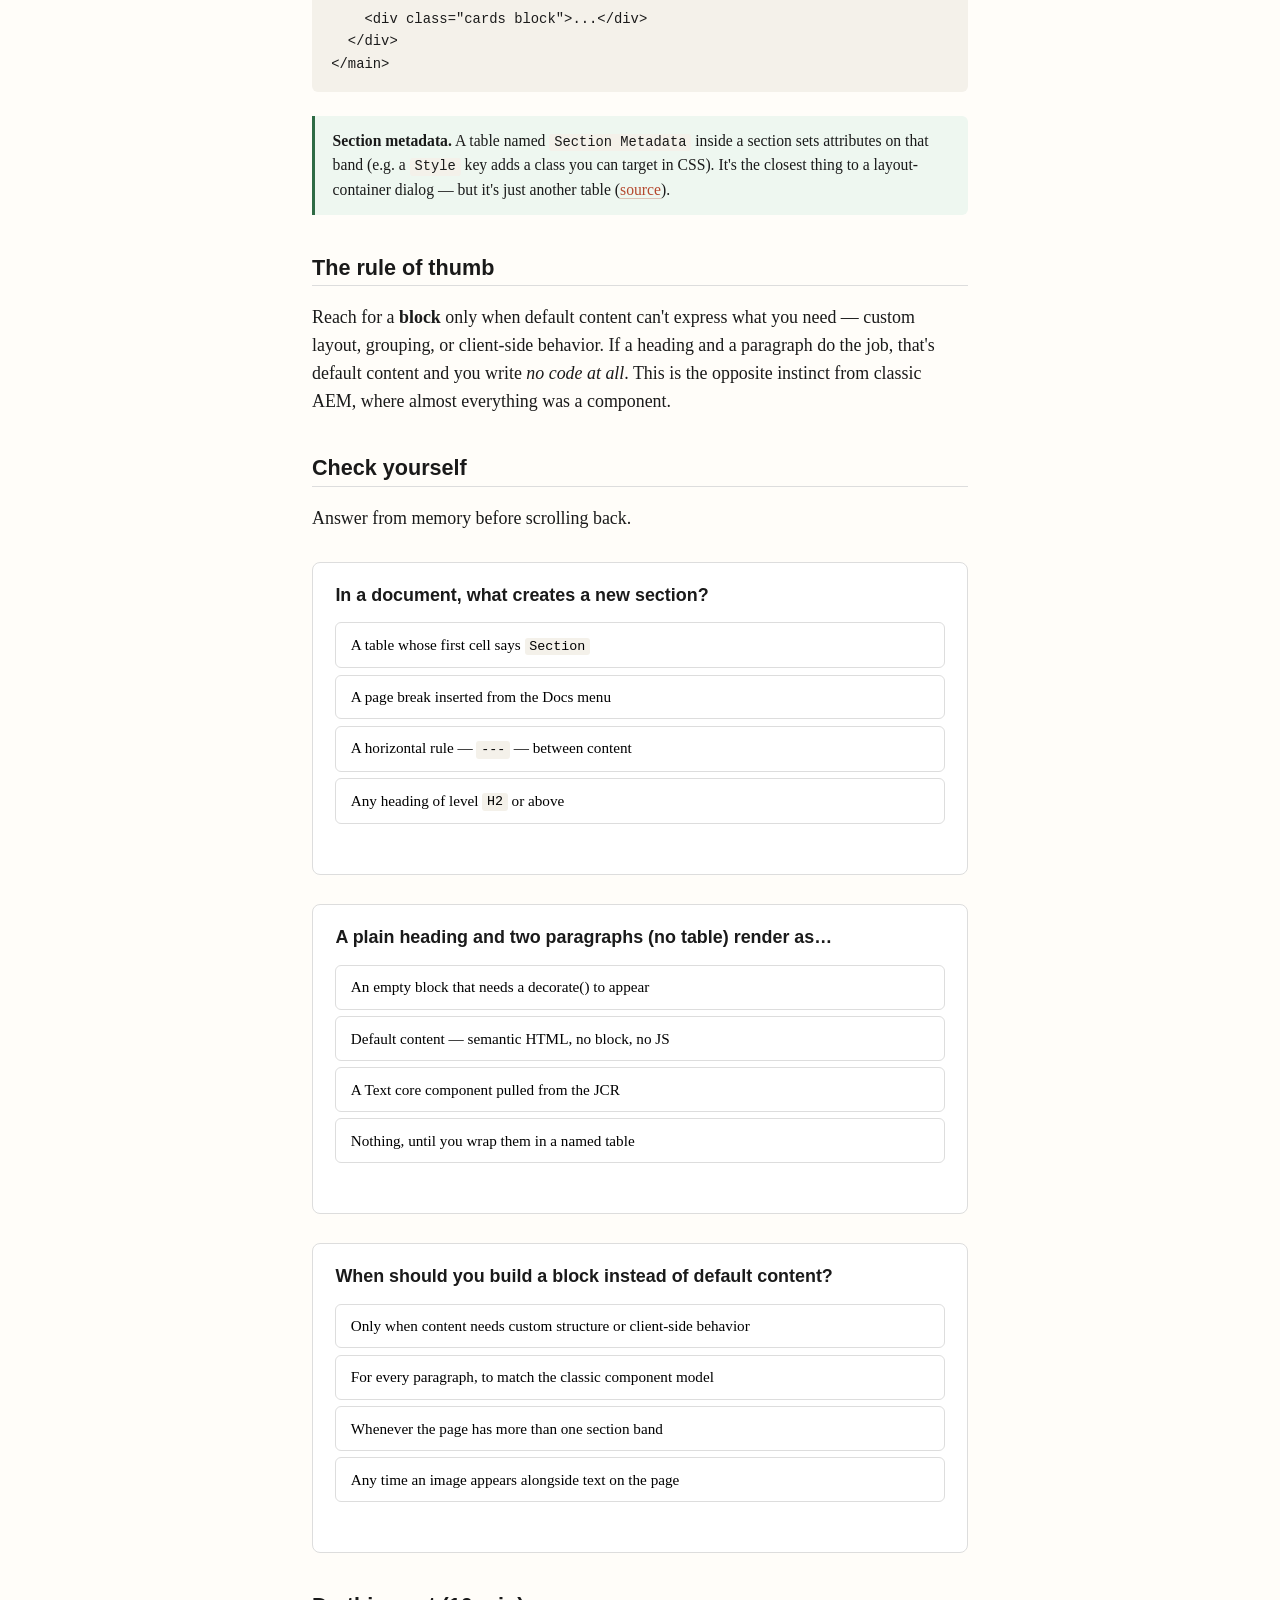
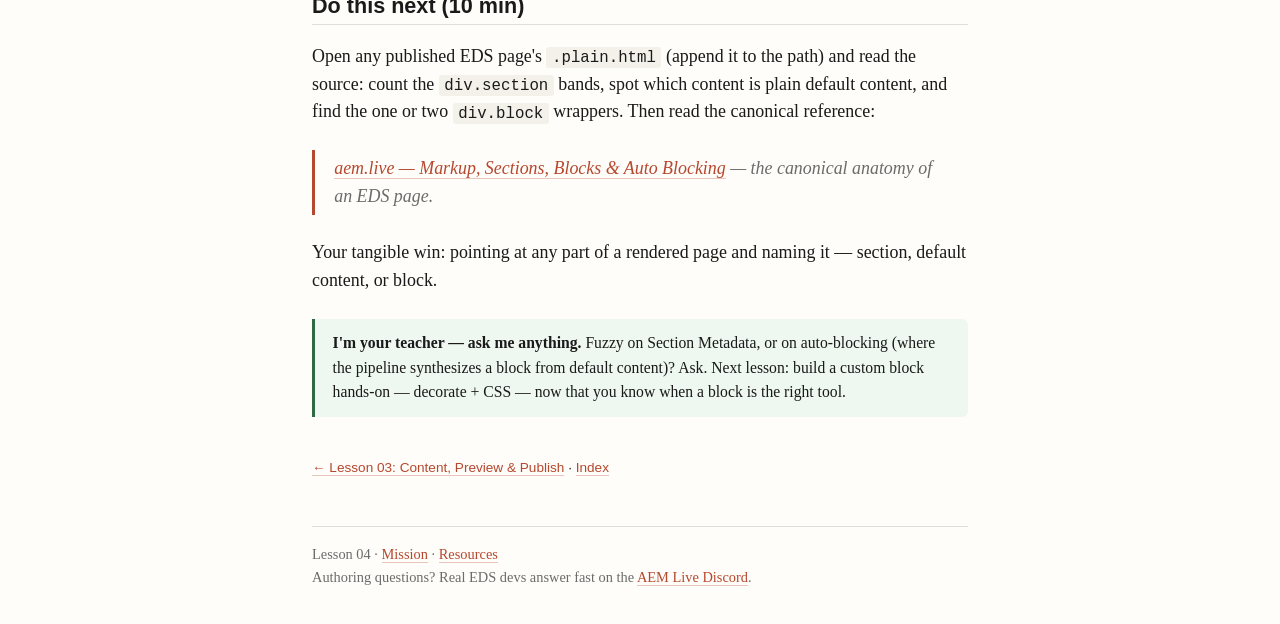
<file: lessons/0004-sections-blocks-default-content.html>
<!DOCTYPE html>
<html lang="en">
<head>
  <meta charset="utf-8">
  <meta name="viewport" content="width=device-width, initial-scale=1">
  <title>Lesson 4 — Sections, Blocks &amp; Default Content</title>
  <link rel="stylesheet" href="../assets/lesson.css">
</head>
<body>
  <p class="nav"><a href="../index.html">← Index</a> · Lesson 04 · AEM Edge Delivery Services</p>
  <h1>Sections, Blocks &amp; Default Content</h1>
  <p class="subtitle">The three-layer anatomy of an EDS page — and which one a table becomes.</p>

  <p>In <a href="0001-doc-to-block.html">Lesson 1</a> you saw a table become a block. But a
  real page is more than blocks: it has plain paragraphs, headings, images, and it's split
  into bands. This lesson names the three layers EDS builds from a document, so you always
  know <strong>what a given piece of the doc turns into</strong>. In classic AEM you thought
  in <em>parsys → components</em>; here you think in <em>sections → default content + blocks</em>.</p>

  <div class="aha">
    <strong>The unlearning:</strong> Not everything is a component. Most content is
    <strong>default content</strong> — headings, paragraphs, lists, links, images rendered
    straight from the doc with <em>no</em> block, no JS. A <strong>block</strong> (a table)
    is the exception, used only when content needs custom structure or behavior. And a
    <strong>section</strong> (a <code>---</code> in the doc) is just a grouping band, like a
    parsys column — not a component at all.
  </div>

  <h2>The three layers</h2>
  <p>Every EDS page decomposes into exactly these, top to bottom
  (<a href="https://www.aem.live/developer/markup-sections-blocks">source</a>):</p>
  <div class="contrast">
    <div class="old head">Layer</div>
    <div class="new head">What it is in the doc → DOM</div>
    <div class="old"><strong>Section</strong></div>
    <div class="new">A band of content. A <code>---</code> (horizontal rule) in the doc splits
      sections. Each becomes a <code>&lt;div class="section"&gt;</code>.</div>
    <div class="old"><strong>Default content</strong></div>
    <div class="new">Everything that isn't a table: headings, text, lists, images, links.
      Rendered as plain semantic HTML — no block, no decorate.</div>
    <div class="old"><strong>Block</strong></div>
    <div class="new">A table whose first cell names it (e.g. <code>Cards</code>). Becomes
      <code>&lt;div class="cards block"&gt;</code> and gets a <code>decorate()</code> run.</div>
  </div>

  <h2>Classic AEM vs. EDS</h2>
  <div class="contrast">
    <div class="old head">Classic AEM</div>
    <div class="new head">Edge Delivery</div>
    <div class="old">Layout container / responsive grid</div>
    <div class="new">Section (split by <code>---</code>)</div>
    <div class="old">Text / Image / Title core components</div>
    <div class="new">Default content (no component needed)</div>
    <div class="old">Custom authored component + dialog</div>
    <div class="new">Block (a named table) + <code>decorate()</code></div>
    <div class="old">Component group in the parsys allow-list</div>
    <div class="new">Block name = the folder in <code>/blocks/</code></div>
  </div>

  <h2>What a section looks like in the DOM</h2>
  <p>Two paragraphs, a <code>---</code>, then a Cards block produces two sections — the first
  is pure default content, the second wraps a block
  (<a href="https://www.aem.live/developer/markup-sections-blocks">source</a>):</p>
<pre><code>&lt;main&gt;
  &lt;div class="section"&gt;           &lt;!-- section 1: default content --&gt;
    &lt;h1&gt;Welcome&lt;/h1&gt;
    &lt;p&gt;Plain paragraph, no block.&lt;/p&gt;
  &lt;/div&gt;
  &lt;div class="section"&gt;           &lt;!-- section 2: after the --- --&gt;
    &lt;div class="cards block"&gt;...&lt;/div&gt;
  &lt;/div&gt;
&lt;/main&gt;</code></pre>

  <div class="note">
    <strong>Section metadata.</strong> A table named <code>Section Metadata</code> inside a
    section sets attributes on that band (e.g. a <code>Style</code> key adds a class you can
    target in CSS). It's the closest thing to a layout-container dialog — but it's just
    another table (<a href="https://www.aem.live/developer/markup-sections-blocks">source</a>).
  </div>

  <h2>The rule of thumb</h2>
  <p>Reach for a <strong>block</strong> only when default content can't express what you need —
  custom layout, grouping, or client-side behavior. If a heading and a paragraph do the job,
  that's default content and you write <em>no code at all</em>. This is the opposite instinct
  from classic AEM, where almost everything was a component.</p>

  <h2>Check yourself</h2>
  <p>Answer from memory before scrolling back.</p>

  <div class="quiz" data-answer="2">
    <div class="q">In a document, what creates a new <strong>section</strong>?</div>
    <button class="opt">A table whose first cell says <code>Section</code></button>
    <button class="opt">A page break inserted from the Docs menu</button>
    <button class="opt">A horizontal rule — <code>---</code> — between content</button>
    <button class="opt">Any heading of level <code>H2</code> or above</button>
    <div class="feedback"
      data-correct="Right — a --- horizontal rule splits sections, each becoming a div.section."
      data-wrong="Re-read 'The three layers'. A --- (horizontal rule) splits sections."></div>
  </div>

  <div class="quiz" data-answer="1">
    <div class="q">A plain heading and two paragraphs (no table) render as…</div>
    <button class="opt">An empty block that needs a decorate() to appear</button>
    <button class="opt">Default content — semantic HTML, no block, no JS</button>
    <button class="opt">A Text core component pulled from the JCR</button>
    <button class="opt">Nothing, until you wrap them in a named table</button>
    <div class="feedback"
      data-correct="Exactly — that's default content. No block, no code. Blocks are the exception."
      data-wrong="Re-read the 'unlearning' box. Non-table content is default content — plain HTML, no block."></div>
  </div>

  <div class="quiz" data-answer="0">
    <div class="q">When should you build a <strong>block</strong> instead of default content?</div>
    <button class="opt">Only when content needs custom structure or client-side behavior</button>
    <button class="opt">For every paragraph, to match the classic component model</button>
    <button class="opt">Whenever the page has more than one section band</button>
    <button class="opt">Any time an image appears alongside text on the page</button>
    <div class="feedback"
      data-correct="Correct — blocks are the exception, for custom layout/behavior. Otherwise use default content."
      data-wrong="Re-read 'The rule of thumb'. A block is only for custom structure or behavior."></div>
  </div>

  <h2>Do this next (10 min)</h2>
  <p>Open any published EDS page's <code>.plain.html</code> (append it to the path) and read
  the source: count the <code>div.section</code> bands, spot which content is plain default
  content, and find the one or two <code>div.block</code> wrappers. Then read the canonical
  reference:</p>
  <blockquote>
    <a href="https://www.aem.live/developer/markup-sections-blocks">aem.live — Markup, Sections, Blocks &amp; Auto Blocking</a>
    — the canonical anatomy of an EDS page.
  </blockquote>
  <p>Your tangible win: pointing at any part of a rendered page and naming it —
  section, default content, or block.</p>

  <div class="note">
    <strong>I'm your teacher — ask me anything.</strong> Fuzzy on Section Metadata, or on
    auto-blocking (where the pipeline synthesizes a block from default content)? Ask. Next
    lesson: build a custom block hands-on — decorate + CSS — now that you know when a block
    is the right tool.
  </div>

  <p class="nav" style="margin-top:2.5rem">
    <a href="0003-preview-publish-sidekick.html">← Lesson 03: Content, Preview &amp; Publish</a>
    · <a href="../index.html">Index</a>
  </p>

  <footer>
    Lesson 04 · <a href="../MISSION.md">Mission</a> ·
    <a href="../RESOURCES.md">Resources</a><br>
    Authoring questions? Real EDS devs answer fast on the
    <a href="https://discord.gg/aem-live">AEM Live Discord</a>.
  </footer>
  <script src="../assets/quiz.js"></script>
</body>
</html>
</file>
<file: assets/lesson.css>
/* Shared lesson stylesheet — Tufte-inspired. Linked by every lesson. */
:root {
  --ink: #1a1a1a;
  --muted: #6b6b6b;
  --rule: #ddd;
  --accent: #b5482e;
  --bg: #fffdf9;
  --code-bg: #f4f1ea;
  --old: #7a5c00;   /* "classic AEM" contrast callouts */
  --new: #2e6b45;   /* "EDS" contrast callouts */
  --maxw: 44rem;
}
* { box-sizing: border-box; }
body {
  font-family: Georgia, "Iowan Old Style", "Palatino Linotype", serif;
  color: var(--ink);
  background: var(--bg);
  line-height: 1.55;
  max-width: var(--maxw);
  margin: 3rem auto;
  padding: 0 1.5rem;
  font-size: 1.12rem;
}
h1, h2, h3 { font-family: -apple-system, "Segoe UI", Helvetica, sans-serif; line-height: 1.2; }
h1 { font-size: 2rem; margin-bottom: .2rem; }
.subtitle { color: var(--muted); font-style: italic; margin-top: 0; }
h2 { font-size: 1.35rem; margin-top: 2.5rem; border-bottom: 1px solid var(--rule); padding-bottom: .3rem; }
h3 { font-size: 1.1rem; margin-top: 1.8rem; }
a { color: var(--accent); text-decoration: none; border-bottom: 1px solid rgba(181,72,46,.3); }
a:hover { border-bottom-color: var(--accent); }
code, pre { font-family: "SF Mono", "Fira Code", Consolas, monospace; font-size: .88em; }
code { background: var(--code-bg); padding: .1em .35em; border-radius: 3px; }
pre { background: var(--code-bg); padding: 1rem 1.2rem; border-radius: 6px; overflow-x: auto; line-height: 1.45; }
pre code { background: none; padding: 0; }
blockquote { border-left: 3px solid var(--accent); margin: 1.5rem 0; padding: .3rem 1.2rem; color: var(--muted); font-style: italic; }

/* Classic-AEM → EDS contrast table */
.contrast { display: grid; grid-template-columns: 1fr 1fr; gap: 0; border: 1px solid var(--rule); border-radius: 6px; overflow: hidden; margin: 1.5rem 0; }
.contrast > div { padding: .8rem 1rem; font-size: .95rem; }
.contrast .head { font-family: sans-serif; font-weight: 600; font-size: .8rem; text-transform: uppercase; letter-spacing: .04em; }
.contrast .old { background: #fdf8ec; border-right: 1px solid var(--rule); }
.contrast .new { background: #eef7f0; }
.contrast .old.head { color: var(--old); }
.contrast .new.head { color: var(--new); }

/* Callout boxes */
.note { background: #eef7f0; border-left: 3px solid var(--new); padding: .8rem 1.1rem; border-radius: 0 6px 6px 0; margin: 1.5rem 0; font-size: .98rem; }
.aha { background: #fdf8ec; border-left: 3px solid var(--old); padding: .8rem 1.1rem; border-radius: 0 6px 6px 0; margin: 1.5rem 0; font-size: .98rem; }

/* Quiz widget (see assets/quiz.js) */
.quiz { border: 1px solid var(--rule); border-radius: 8px; padding: 1.2rem 1.4rem; margin: 1.8rem 0; background: #fff; }
.quiz .q { font-weight: 600; font-family: sans-serif; margin-bottom: .8rem; }
.quiz button.opt { display: block; width: 100%; text-align: left; margin: .4rem 0; padding: .6rem .9rem; border: 1px solid var(--rule); border-radius: 6px; background: #fff; font: inherit; font-size: .95rem; cursor: pointer; transition: background .15s; }
.quiz button.opt:hover { background: var(--code-bg); }
.quiz button.opt.correct { background: #d9f0e0; border-color: var(--new); }
.quiz button.opt.wrong { background: #f7dcd4; border-color: var(--accent); }
.quiz .feedback { margin-top: .8rem; font-size: .95rem; min-height: 1.2em; }

footer { margin-top: 3rem; border-top: 1px solid var(--rule); padding-top: 1rem; color: var(--muted); font-size: .9rem; }
.nav { font-family: sans-serif; font-size: .85rem; }
</file>
